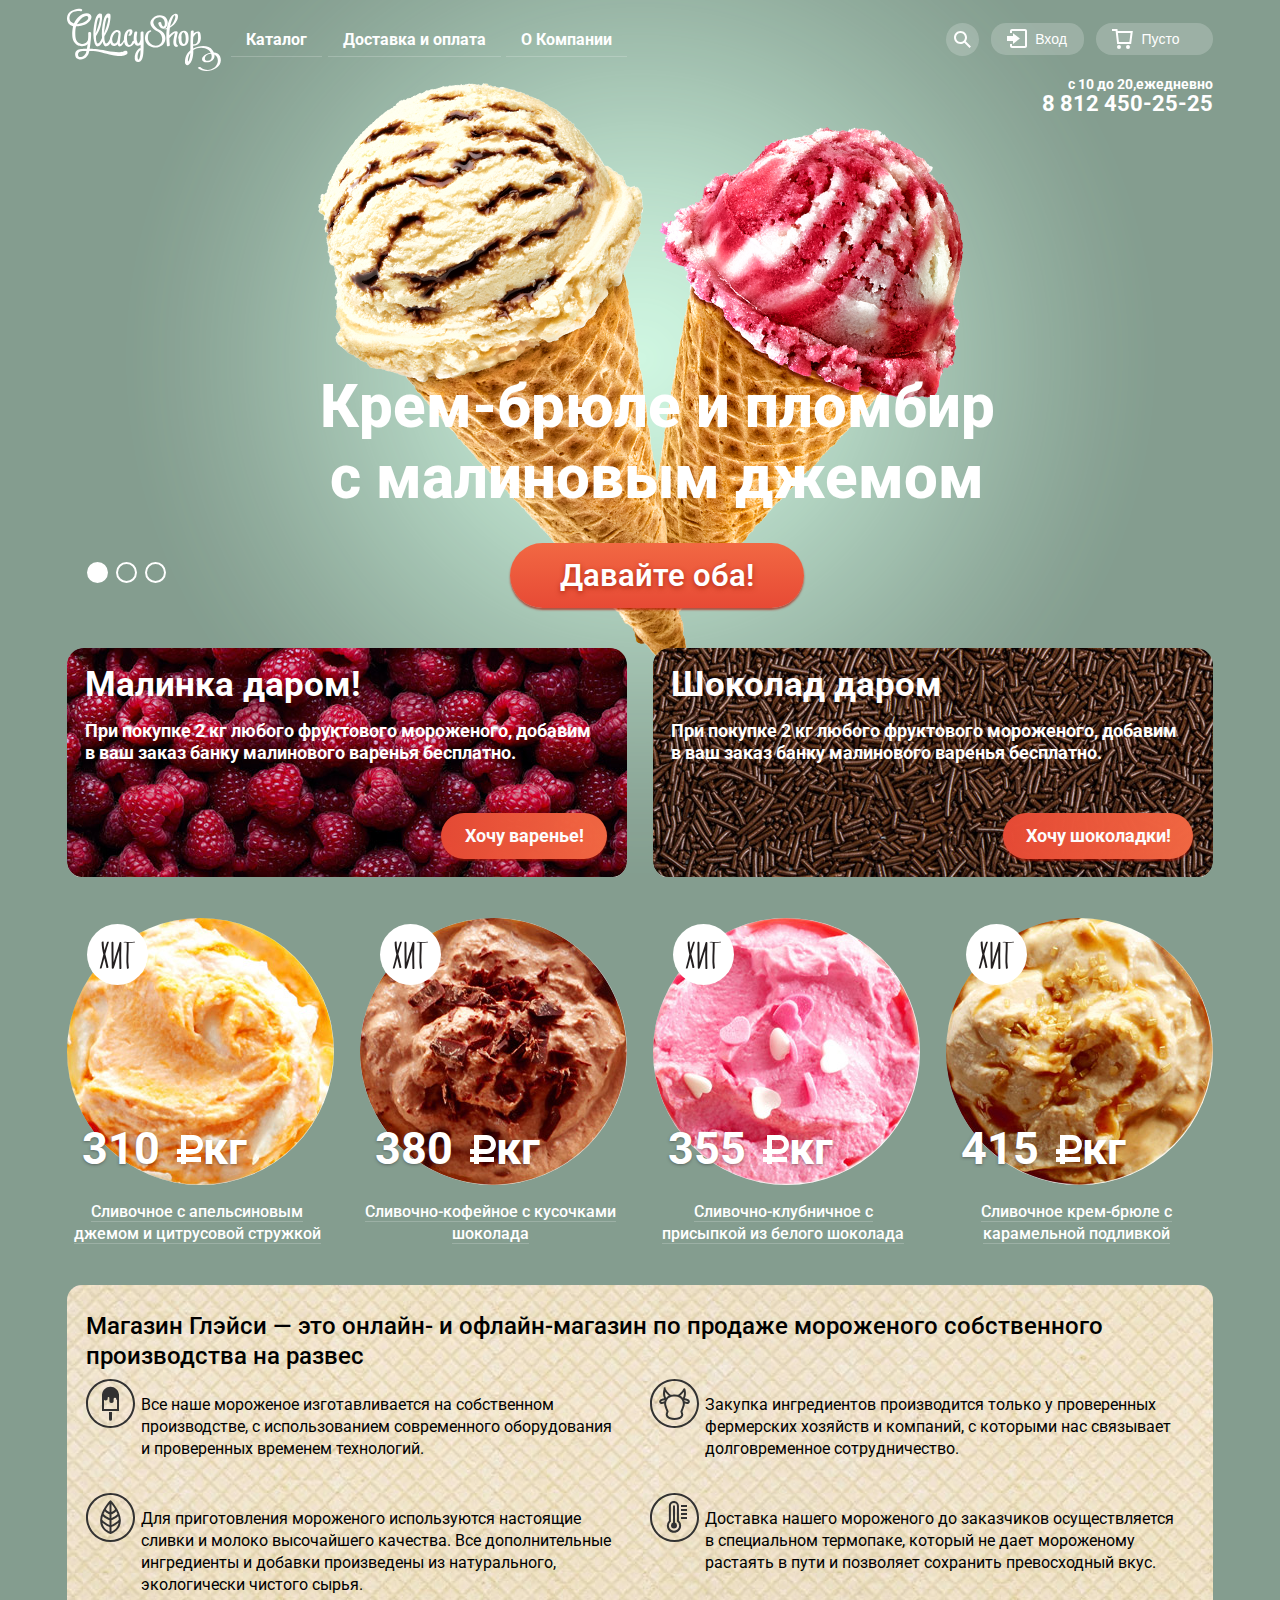
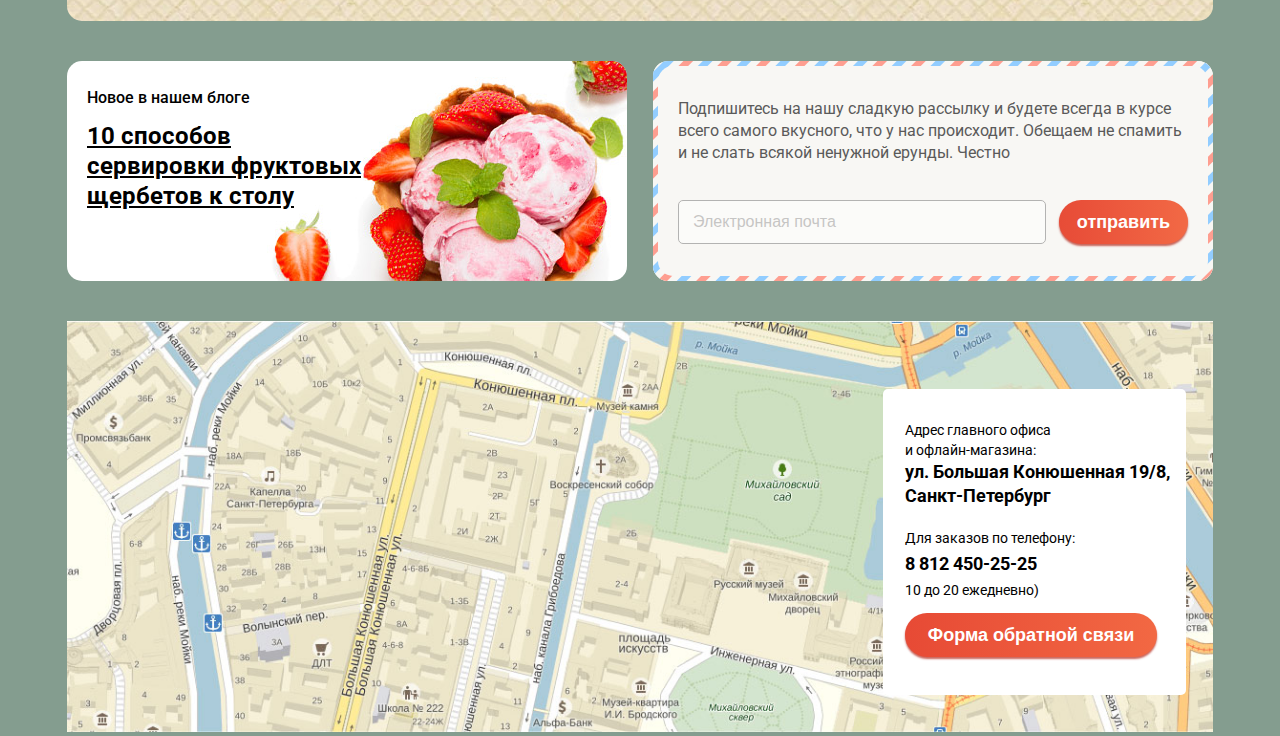
<file: index.html>
<!DOCTYPE html>
<html lang="ru">
<head>
	<meta charset="UTF-8">
	<title>Gllacy</title>
	<link href="https://fonts.googleapis.com/css?family=Roboto:400,500,700&amp;subset=cyrillic" rel="stylesheet">
	<link rel="stylesheet" href="css/style.css">
</head>
<body>

   <input type="radio" id="btn-1" name="toggle" checked>
    <input type="radio" id="btn-2" name="toggle">
    <input type="radio" id="btn-3" name="toggle">
    <div class="site-wrapper"> 
  <header class="main-header">   
<div class="header-container">
  <nav class="main-navigation">
  <div class="header-navigator">
      <a href="#" class="main-header-logo">
        <img src="img/Logo.svg" alt="Логотип">
      </a>
  		<ul class="site-navigation">
  			<li class="site-item">
  				<a class="catalog" href="catalog.html">Каталог</a>
  			</li>
  			 <li>
  				<a  class="delivery" href="delivery.html">Доставка и оплата</a>
  			</li>
  			 <li>
  				<a  class="company" href="company.html">О Компании</a>
  			</li>
  		</ul>
  	</div>
    	<div class="sch-log__bask">

  		<div class="main-search">
  		<button class="search-button" aria-label="open search">
      <svg version="1.1" xmlns="http://www.w3.org/2000/svg" xmlns:xlink="http://www.w3.org/1999/xlink" x="0px" y="0px" width="17px"
   height="17px" viewBox="0 0 17 17" >
  <path fill="#FFFFFF" d="M16.958,15.527L11.75,10.32C12.533,9.247,13,7.93,13,6.5C13,2.91,10.09,0,6.5,0S0,2.91,0,6.5
    S2.91,13,6.5,13c1.438,0,2.763-0.473,3.839-1.263l5.205,5.204L16.958,15.527z M6.5,11C4.019,11,2,8.981,2,6.5S4.019,2,6.5,2
    S11,4.019,11,6.5S8.981,11,6.5,11z"/>
  </path>
</svg>   
  		</button>

  		</div>
  		<div class="main-login">
  			<button class="main-login_button" type="button">
<svg version="1.1" id="Layer_1" xmlns="http://www.w3.org/2000/svg" xmlns:xlink="http://www.w3.org/1999/xlink" x="0px" y="0px"
   width="21px" height="19px" viewBox="0 0 21 19"> 

  <polygon fill="#FFFFFF" points="6,14.875 12.917,9.5 6,4.125 6,7.042 -0.042,7.042 -0.042,11.959 6,11.959"/>
  <path 
  fill="#FFFFFF" d="M18,0H5C3.9,0,3,0.9,3,2v2h2V2h13v15H5v-2H3v2c0,1.1,0.9,2,2,2h13c1.1,0,2-0.9,2-2V2C20,0.9,19.1,0,18,0z"></path>
</svg>
Вход
  			</button>
  		</div>
      <div class="basket">
  			<button class="button-basket">
          <!-- <span class="img-basket"></span> -->
        Пусто
      </button>
      </div>
      <section class="search-pop-up">
        <form class="search-form" action="https://echo.htmlacademy.ru" method="post">
          <p>
          <label class="visually-hidden" for="user-search">поиск</label>
          <input type="search" id="user-search" name="search" placeholder="что ищем?">
          </p>
        </form>
      </section>
  	</div>
  </nav>
</div>
  <p class="info">
      c 10 до 20,ежедневно<br>
      <span class="info-number">8 812 450-25-25</span>
    </p>

</header>
 
  <main class="container">
 
      <div class="content-wrapper">
        <div class="slider">
          <div class="slide" id="slide1">
            <div class="slide-title">Крем-брюле и пломбир с малиновым джемом</div>
            <a class="slide-btn" href="#">Давайте оба!</a>
          </div>
          <div class="slide" id="slide2">
            <div class="slide-title">Шоколадный пломбир и лимонный сорбет</div>
            <a class="slide-btn" href="#">Давайте оба!</a>
          </div>
          <div class="slide" id="slide3">
            <div class="slide-title">Пломбир с помадкой и клубничный щербет</div>
            <a class="slide-btn" href="#">Давайте оба!</a>
          </div>
          <div class="slider-controls">
            <label for="btn-1"></label>
            <label for="btn-2"></label>
            <label for="btn-3"></label>
          </div>
        </div>
      </div>
  		</section>
  		<section class="free">
  			<div class="free-raspberries">
  				<h2 class="raspberries-headline">
  					Малинка даром!
  				</h2>
  				<p class="raspberries-paragraph">При покупке 2 кг любого фруктового мороженого, добавим в ваш заказ банку малинового варенья бесплатно.
  				</p>
          <p class="raspberries-button"> 
  				<a   href="#">
  					Хочу варенье!
  				</a>
          </p>
  			</div>
  			<div class="free-chocolate">
  				<h2 class="chocolate-headline">
  					Шоколад даром
  				</h2>
  				<p class="chocolate-paragraph">При покупке 2 кг любого фруктового мороженого, добавим в ваш заказ банку малинового варенья бесплатно.
  				</p>
          <p class="chocolate-button">
  				<a href="#">
  				Хочу шоколадки!
  				</a>
          </p>
  			</div>
  	</section>
  	<section class="hit-icecream">
  		<h2 class="visually-hidden">hit ice-cream</h2>
  		<ul class="hit-list">
  			<li class="hit-item">
        <span class="hit-img"></span>
        
  				<img class="hit-icecream-img" src="img/one.jpg" alt="морожено">
  				<p class="hit-content">
  					310<span class="hit-content-img"></span><span class="kg">кг</span>
  				</p>
  				<p class="hit-content-paragragh">
  					<a href="#">Сливочное с апельсиновым джемом и цитрусовой стружкой</a>
  				</p>
  			</li>
  			<li class="hit-item">
          <span class="hit-img"></span>

  				<img src="img/two.jpg" class="hit-icecream-img" alt="морожено">
  				<p class="hit-content">
  					380<span class="hit-content-img"></span><span class="kg">кг</span>
  				</p>
  				<p class="hit-content-paragragh">
  					<a href="#"> Сливочно-кофейное с кусочками шоколада</a>
  				</p>
       
  			</li>
  			<li class="hit-item">
            <span class="hit-img"></span>
  				<img src="img/three.jpg" class="hit-icecream-img" alt="морожено">
  				<p class="hit-content">
  					355<span class="hit-content-img"></span><span class="kg">кг</span>
  				</p>
  				<p class="hit-content-paragragh" >
  					<a href="#">Сливочно-клубничное с присыпкой из белого шоколада</a>
  				</p>
        
  			</li>
  			<li class="hit-item">
         <span class="hit-img"></span>
           <img src="img/four.jpg" class="hit-icecream-img" alt="морожено">
  				<p class="hit-content">
  					415<span class="hit-content-img"></span><span class="kg">кг</span>
  				</p>
  				<p class="hit-content-paragragh">
  					<a href="#">Сливочное крем-брюле с карамельной подливкой</a>
  				</p>
        			</li>
  		</ul>
  	</section>
  	<section class="about-shop">
      <p class="shop-gllacy"> Магазин Глэйси — это онлайн- и офлайн-магазин по продаже мороженого собственного производства на развес</p>
  		<h2 class="visually-hidden"> about shop</h2>
  		<ul class="shop-info">
  			<li class="info-item ">
            <div class="info-one"></div>
  				<p> Все наше мороженое изготавливается на собственном производстве, с использованием современного оборудования и проверенных временем технологий.</p>
  			</li>
        <li class="info-item info-right ">
        <div class="info-three"></div>
          <p>Закупка ингредиентов  производится только у проверенных фермерских хозяйств и компаний, с которыми нас связывает долговременное сотрудничество.</p>
        </li>

  		<li class="info-item ">
        <div class="info-two"></div>
  				<p > 
						Для приготовления мороженого используются настоящие сливки и молоко высочайшего качества. Все дополнительные ингредиенты и добавки произведены из натурального, экологически чистого сырья. </p>
  			</li>
  		  		<li class="info-item info-right">
        <div class="info-four"></div>
  				<p> Доставка нашего мороженого до заказчиков осуществляется в специальном термопаке, который не дает мороженому растаять в пути и позволяет сохранить превосходный вкус.</p>

  			</li> 		
  		</ul>
  	</section>
  	<section class="news_email">
  		<h2 class="visually-hidden"> news and email</h2>
  		<article class="news">
  			<p class="pre-news"> Новое в нашем блоге</p>
  			<h3> <a href="#">10 способов сервировки
						фруктовых щербетов к столу</a>
				</h3>
  		</article>
  		<div class="email">
        <div class="email-block">
  			<p class="email-info">
  				Подпишитесь на нашу сладкую рассылку и будете всегда в курсе всего самого вкусного, что у нас происходит. Обещаем не спамить и не слать всякой ненужной ерунды. Честно 
  			</p>		
  				 <form class="email-mailing" action="https://echo.htmlacademy.ru" method="post">
  				 	<p>
  					<label  class="visually-hidden" for="user-mailing"> рассылка</label>
  					<input type="email" name="mailing" id="user-mailing" placeholder="Электронная почта">
						</p>
						<button class="button button-email"> отправить</button>
  				</form>
        </div>  
  		</div>
  	</section>
    <section class="maps-call">
      <div class="maps">
        <img src="img/maps.jpg" width="100%" alt="карта">
      </div>
      <div class="callback">
        <p class="callback-location">
          Адрес главного офиса<br>
          и офлайн-магазина:<br>
          <strong>ул. Большая Конюшенная 19/8,<br> Санкт-Петербург</strong>
        </p>
        <p class="callback-contacts">
          Для заказов по телефону:<br>
        <strong>8 812 450-25-25</strong><br>
           10 до 20 ежедневно)
        </p>
        <button class="call-btn">
          Форма обратной связи
        </button>
      </div>
    </section>
</main>
 
<section class=" modal modal-login">
       <p class="button-close-popup"></p> 
         <form class="login-form" action="https://echo.htmlacademy.ru" method="post">
            <p>
                <label class="visually-hidden" for="user-login">Логин</label>
                <input class="login-icon-user" id="user-login" type="text" name="login" placeholder="Логин">
            </p>
            <p>
                <label class="visually-hidden" for="user-password">Пароль</label>
                <input class="login-icon-password" id="user-password" type="password" name="password" placeholder="Пароль">
            </p>
            <p class="login-help">

                <label class="login-button">

                  <button class="entrance">Войти</button>
                </label>
               <label >
                <a href="#" сlass="forgot-password">Забыли пароль?</a>
                <a href="#" class="new-registration">Новая регистрация</a></label>
            </p>    
                  
        </form>
      </section>
      <section class="popap-main_menu">
        <h3 class="hedline-popap_catalog">
        Новинки
        </h3>
        <span class="decoration"></span>
        <ul class="popap-catalog">
          <li>
            <a href="#">Сливочное</a>
          </li>
           <li>
            <a href="#">Щербеты</a>
          </li>
           <li>
            <a href="#">Фруктовый лед</a>
          </li>
           <li>
            <a  class="melorin"href="#">Мелорин</a>
          </li>
        </ul>
      </section>
      <section class="modal-feedback">
        <h2> Мы обязательно вам ответим!</h2>
        <form class="feedback-form" action ="
        https://echo.htmlacademy.ru" method="post">
        <p>
          <label class="visually-hidden" for="user-name">Имя</label>
          <input type="text" id="user-name" name="name" placeholder="Как вас зовут">
        </p>
        <p>
          <label class="visually-hidden" for="user-email" >Маил</label>
          <input type="email" id="user-email" name="email" placeholder="Ваша почта для отправки">
        </p>
        <p>
          <label class="visually-hidden" for="user-message">сообщение пользователей</label>
          <textarea class="massage-user" type="text" id="user-message" placeholder="Напиши что-нибудь..." name="massage"></textarea> 
        </p>
        <p class="btn-feedback">
        <button type="submit" class="button-form-feedback">Отправить</button>
        </p>
        </form>
        <button class="close-modal"></button>
      </section>
      <div class="modal-overlay "></div>




     <script src="js/popup.js"></script>
     <script src="js/map-popup.js"></script>
</body>
</html
</file>
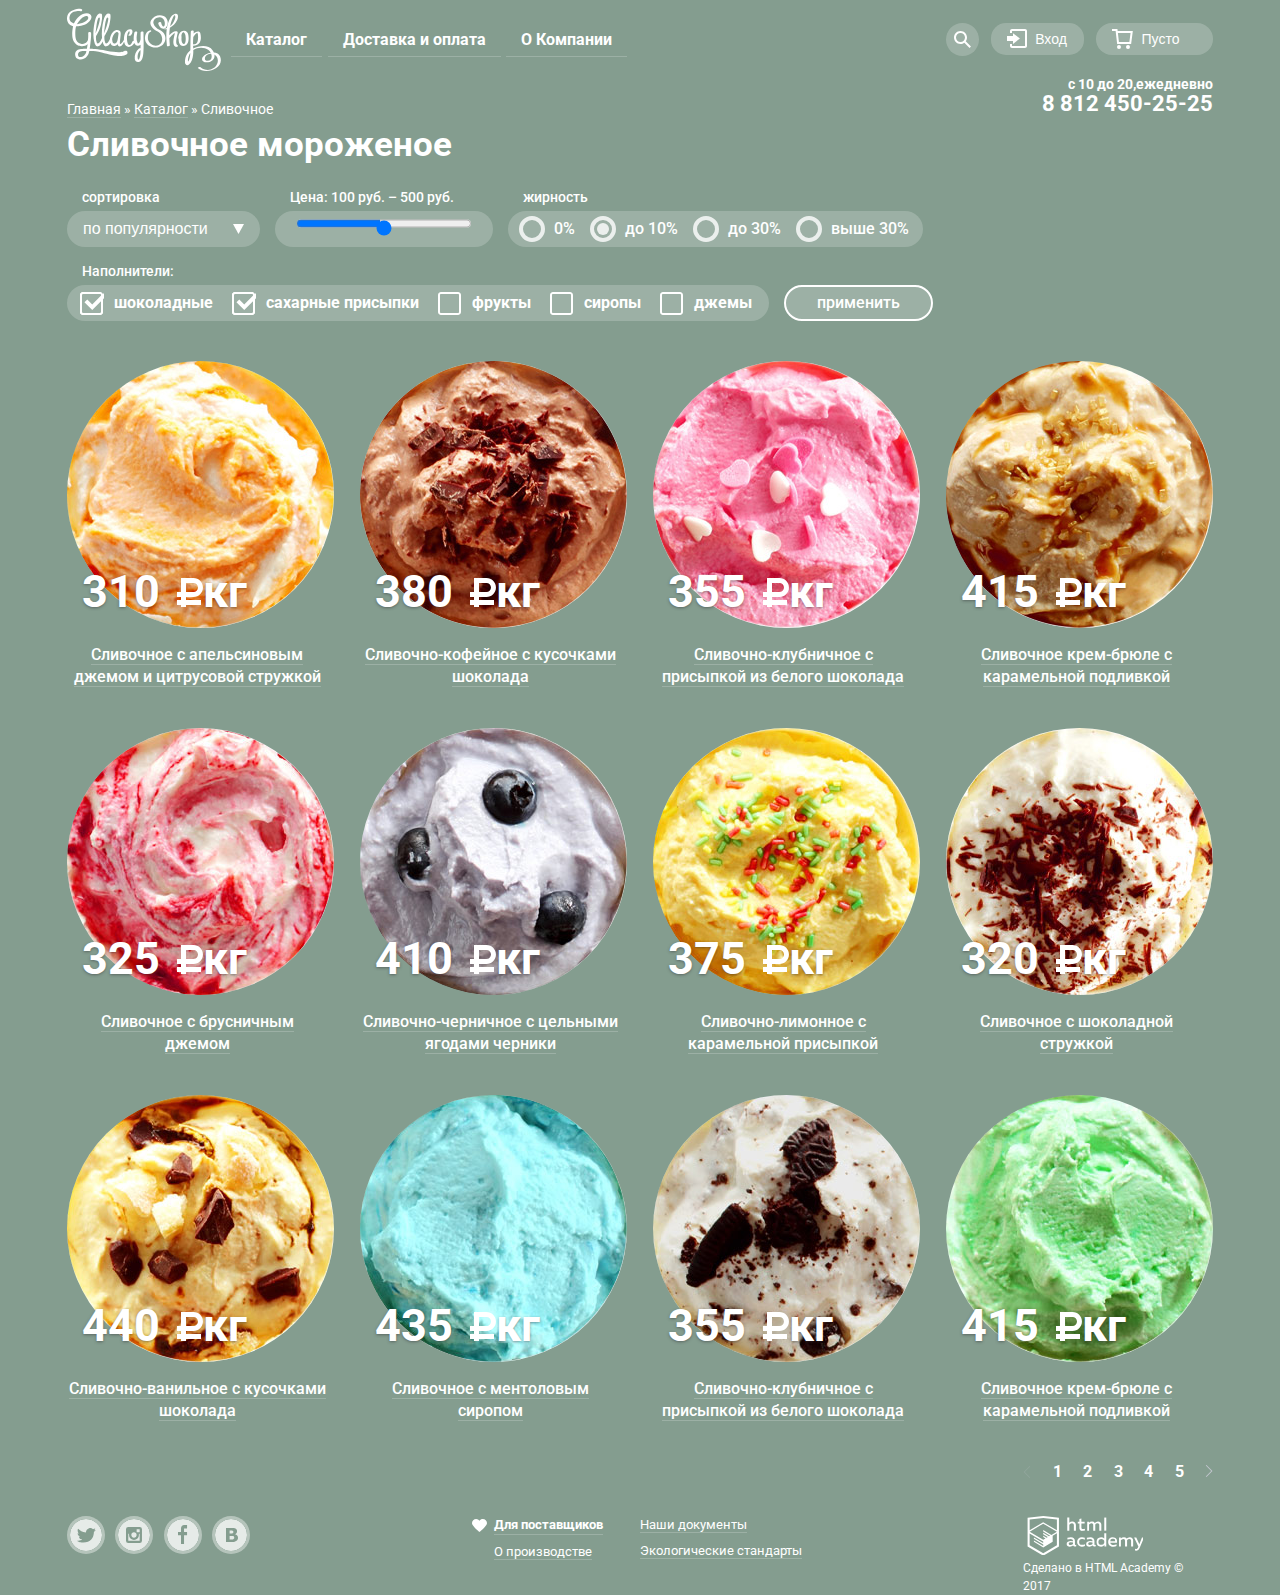
<file: catalog.html>
<!DOCTYPE html>
<html lang="en">
<head>
  <meta charset="UTF-8">
  <title>Document</title>
  <link href="https://fonts.googleapis.com/css?family=Roboto:400,500,700&amp;subset=cyrillic" rel="stylesheet">
  <link rel="stylesheet" href="css/style.css">
</head>
<body>
<header class="main-header">   
<div class="header-container">
  <nav class="main-navigation">
  <div class="header-navigator">
      <a href="index.html" class="main-header-logo">
        <img src="img/Logo.svg" alt="Логотип">
      </a>
      <ul class="site-navigation">
        <li class="site-item">
          <a class="catalog" href="catalog.html">Каталог</a>
        </li>
         <li>
          <a  class="delivery" href="delivery.html">Доставка и оплата</a>
        </li>
         <li>
          <a  class="company" href="company.html">О Компании</a>
        </li>
      </ul>
    </div>
      <div class="sch-log__bask">

      <div class="main-search">
      <button class="search-button" aria-label="open search">
      <svg version="1.1" xmlns="http://www.w3.org/2000/svg" xmlns:xlink="http://www.w3.org/1999/xlink" x="0px" y="0px" width="17px"
   height="17px" viewBox="0 0 17 17" >
  <path fill="#FFFFFF" d="M16.958,15.527L11.75,10.32C12.533,9.247,13,7.93,13,6.5C13,2.91,10.09,0,6.5,0S0,2.91,0,6.5
    S2.91,13,6.5,13c1.438,0,2.763-0.473,3.839-1.263l5.205,5.204L16.958,15.527z M6.5,11C4.019,11,2,8.981,2,6.5S4.019,2,6.5,2
    S11,4.019,11,6.5S8.981,11,6.5,11z"/>
  </path>
</svg>   
      </button>

      </div>
      <div class="main-login">
        <button class="main-login_button" type="button">
<svg version="1.1" id="Layer_1" xmlns="http://www.w3.org/2000/svg" xmlns:xlink="http://www.w3.org/1999/xlink" x="0px" y="0px"
   width="21px" height="19px" viewBox="0 0 21 19"> 

  <polygon fill="#FFFFFF" points="6,14.875 12.917,9.5 6,4.125 6,7.042 -0.042,7.042 -0.042,11.959 6,11.959"/>
  <path 
  fill="#FFFFFF" d="M18,0H5C3.9,0,3,0.9,3,2v2h2V2h13v15H5v-2H3v2c0,1.1,0.9,2,2,2h13c1.1,0,2-0.9,2-2V2C20,0.9,19.1,0,18,0z"></path>
</svg>
Вход
        </button>
      </div>
      <div class="basket">
        <button class="button-basket">
          <!-- <span class="img-basket"></span> -->
        Пусто
      </button>
      </div>
      <section class="search-pop-up">
        <form class="search-form" action="https://echo.htmlacademy.ru" method="post">
          <p>
          <label class="visually-hidden" for="user-search">поиск</label>
          <input type="search" id="user-search" name="search" placeholder="что ищем?">
          </p>
        </form>
      </section>
    </div>
  </nav>
</div>
  <p class="info">
      c 10 до 20,ежедневно<br>
      <span class="info-number">8 812 450-25-25</span>
    </p>

</header>
 
  	<main class="container">
  		<section class="catalog-info">
  			<p class="catalog-contents"><span>Главная</span>  »  <span>Каталог</span>  »  Сливочное</p>
  			<h1 class="catalog-headline">Сливочное мороженое</h1>
        </section>
       <section class="filters">
  			<form class="filter-catalog" action="https://echo.htmlacademy.ru" method="get">
            
      <h2 class="visually-hidden">
          фильтр товаров
        </h2>      
        <div class="сatalog-sorting"> 
          <span class="before-filters">сортировка</span>
          <label for="sorting-user" class="visually-hidden">сортировка</label>
            <input type="button"  id="sorting-user"  value="по популярности">
            <span class="icon-user"><svg version="1.1" id="Layer_1" xmlns="http://www.w3.org/2000/svg" xmlns:xlink="http://www.w3.org/1999/xlink" x="0px" y="0px"
   width="11px" height="10px" viewBox="0 0 11 10" enable-background="new 0 0 11 10" xml:space="preserve">
<polyline fill="#fff" points="5.5,10 0,0 11,0 "/>
</svg></span> 

  			 <!-- <span>Сортировка:</span>
  			 <details>
  			 	<summary class="sorting" >
  			 		по популярности
  			 	</summary>
  			 	<ul class="sorting-item">
  			 		<li>
  			 			по популярности
  			 		</li>
  			 		<li>
  			 			сначала недорогие
  			 		</li>
  			 		<li>
  			 			сначала дорогие
  			 		</li>
  			 		<li>
  			 			по жирности
  			 		</li>
  			 	</ul>
  			 </details> -->
       </div>
       <div class="catalog-price">
  			 <span class="before-filters">Цена: 100 руб. – 500 руб.</span>
         <p>
  			   <label for="filter-price" class="visually-hidden"></label>
  			 	<input class="filter-input-range" type="range" name="price" id="filter-price">
      </p>
      </div>
      <div class="catalog-fatness">
  			<span class="before-filters">жирность</span>
  			<ul class="menu-fatness">
  				<li class="filter-fatness">
  					<input class="visually-hidden filter-input  filter-radio
            filter-checkbox
            " type="radio" name="fatness-group" id="filter-fatness-zero" value="zero"   >
  					<label for="filter-fatness-zero"> 0%</label>
  					<li class="filter-fatness">
  					<input class="visually-hidden filter-input  filter-radio filter-checkbox" type="radio" name="fatness-group" id="filter-fatness-ten" value="ten" checked>
  					<label for="filter-fatness-ten">до 10%</label>
  					<li class="filter-fatness">
  					<input class="visually-hidden filter-input 
            filter-radio  
             filter-checkbox" type="radio" name="fatness-group" id="filter-fatness-thirty" value="thirty" >
  					<label for="filter-fatness-thirty" >до 30%</label>
  					<li class="filter-fatness">
  					<input class="visually-hidden filter-input  
            filter-radio  filter-checkbox" type="radio" name="fatness-group" id="filter-fatness-over_thirty" value="over_thirty" >
  					<label for="filter-fatness-over_thirty"> выше 30%</label>
  				</li>
  			</ul>
        </div> 			
          <span class="before-filters "> Наполнители:</span>
          <div class="catalog-filler"> 
  			<ul class="menu-fillers">
  				<li class="filter-fillers">
  					<input class="visually-hidden filter-input filter-input-checkbox" type="checkbox" name="chocolate" id="filter-chocolate" checked>
  					<label for="filter-chocolate">шоколадные</label>
  				</li>
  				<li class="filter-fillers">
  					<input class="visually-hidden filter-input filter-input-checkbox" type="checkbox" name="sugar" id="filter-sugar" checked>
  					<label for="filter-sugar">сахарные присыпки</label>
  				</li>
  				<li class="filter-fillers">
  					<input class="visually-hidden filter-input filter-input-checkbox" type="checkbox" name="fruits" id="filter-fruits">
  					<label for="filter-fruits"> фрукты</label>
  				</li>
  				<li class="filter-fillers">
  					<input class="visually-hidden filter-input filter-input-checkbox" type="checkbox" name="syrup" id="filter-syrup">
  					<label for="filter-syrup">сиропы</label>
  				</li>
  					<li class="filter-fillers">
  					<input class="visually-hidden filter-input filter-input-checkbox" type="checkbox" name="jam" id="filter-jam">
  					<label for="filter-jam">джемы</label>
  				</li>
  			</ul>
  			 <a  class="button-filters" href="#"> применить</a>
         </div>
  			</form>
  		</section>
  		<section class="ice-cream_product">
  			<h2 class="visually-hidden">hit ice-cream</h2>
      <ul class="hit-list">
        <li class="hit-item">
        
        
          <img class="hit-icecream-img" src="img/one.jpg" alt="морожено">
          <p class="hit-content">
            310<span class="hit-content-img"></span><span class="kg">кг</span>
          </p>
          <p class="hit-content-paragragh">
            <a href="#">Сливочное с апельсиновым джемом и цитрусовой стружкой</a>
          </p>
        </li>
        <li class="hit-item">
          

          <img src="img/two.jpg" class="hit-icecream-img" alt="морожено">
          <p class="hit-content">
            380<span class="hit-content-img"></span><span class="kg">кг</span>
          </p>
          <p class="hit-content-paragragh">
            <a href="#"> Сливочно-кофейное с кусочками шоколада</a>
          </p>
       
        </li>
        <li class="hit-item">
            
          <img src="img/three.jpg" class="hit-icecream-img" alt="морожено">
          <p class="hit-content">
            355<span class="hit-content-img"></span><span class="kg">кг</span>
          </p>
          <p class="hit-content-paragragh" >
            <a href="#">Сливочно-клубничное с присыпкой из белого шоколада</a>
          </p>
        
        </li>
        <li class="hit-item">
      
           <img src="img/four.jpg" class="hit-icecream-img" alt="морожено">
          <p class="hit-content">
            415<span class="hit-content-img"></span><span class="kg">кг</span>
          </p>
          <p class="hit-content-paragragh">
            <a href="#">Сливочное крем-брюле с карамельной подливкой</a>
          </p>
              </li>
      </ul>
      <ul class="hit-list">
        <li class="hit-item">
        
        
          <img class="hit-icecream-img" src="img/five.jpg" alt="морожено">
          <p class="hit-content">
            325<span class="hit-content-img"></span><span class="kg">кг</span>
          </p>
          <p class="hit-content-paragragh">
            <a href="#">Сливочное с брусничным джемом</a>
          </p>
        </li>
        <li class="hit-item">
          

          <img src="img/six.jpg" class="hit-icecream-img" alt="морожено">
          <p class="hit-content">
            410<span class="hit-content-img"></span><span class="kg">кг</span>
          </p>
          <p class="hit-content-paragragh">
            <a href="#"> Сливочно-черничное с цельными ягодами черники</a>
          </p>
       
        </li>
        <li class="hit-item">
            
          <img src="img/seven.jpg" class="hit-icecream-img" alt="морожено">
          <p class="hit-content">
            375<span class="hit-content-img"></span><span class="kg">кг</span>
          </p>
          <p class="hit-content-paragragh" >
            <a href="#">Сливочно-лимонное с карамельной присыпкой</a>
          </p>
        
        </li>
        <li class="hit-item">
      
           <img src="img/eight.jpg" class="hit-icecream-img" alt="морожено">
          <p class="hit-content">
            320<span class="hit-content-img"></span><span class="kg">кг</span>
          </p>
          <p class="hit-content-paragragh">
            <a href="#">Сливочное с шоколадной стружкой</a>
          </p>
              </li>
      </ul>
      <ul class="hit-list">
        <li class="hit-item">
        
        
          <img class="hit-icecream-img" src="img/nine.jpg" alt="морожено">
          <p class="hit-content">
            440<span class="hit-content-img"></span><span class="kg">кг</span>
          </p>
          <p class="hit-content-paragragh">
            <a href="#">Сливочно-ванильное с кусочками шоколада</a>
          </p>
        </li>
        <li class="hit-item">
          

          <img src="img/ten.jpg" class="hit-icecream-img" alt="морожено">
          <p class="hit-content">
            435<span class="hit-content-img"></span><span class="kg">кг</span>
          </p>
          <p class="hit-content-paragragh">
            <a href="#"> Сливочноe с ментоловым сиропом</a>
          </p>
       
        </li>
        <li class="hit-item">
            
          <img src="img/eleven.jpg" class="hit-icecream-img" alt="морожено">
          <p class="hit-content">
            355<span class="hit-content-img"></span><span class="kg">кг</span>
          </p>
          <p class="hit-content-paragragh" >
            <a href="#">Сливочно-клубничное с присыпкой из белого шоколада</a>
          </p>
        
        </li>
        <li class="hit-item">
      
           <img src="img/twelve.jpg" class="hit-icecream-img" alt="морожено">
          <p class="hit-content">
            415<span class="hit-content-img"></span><span class="kg">кг</span>
          </p>
          <p class="hit-content-paragragh">
            <a href="#">Сливочное крем-брюле с карамельной подливкой</a>
          </p>
              </li>
      </ul>

        <div class="paginator-page">
         
            <ul class="list-page">
              <li> <a href="#">
                <img src="svg/icon-right-smaqll.svg" alt="">
              </a></li>
              
                <a href="#">1</a>
              </li>
              <li>
                <a href="#">2</a>
              </li>
              <li>
                <a href="#">3</a>
              </li>
              <li>
                <a href="#">4</a>
              </li>
              <li>
                <a href="#">5</a>
              </li>
              <li> <a href="#">
                <img src="svg/icon-right-smaqll.svg" alt="">
              </a></li>
            </ul>
        </div>
  		</section>
  	</main>
<footer class="main-footer">
  <div class="footer-social">
            <ul class="footer-social" >
                <li>
                    <a class="social-button-tw" href="#" aria-label="twitter"></a>
                </li>
                <li>
                    <a class="social-button-inst" href="#" aria-label="instagram"></a>
                </li>
                <li>
                    <a class="social-button-fb" href="#" aria-label="facebook"></a>
                </li>
                 <li>
                    <a class="social-button-vk" href="#" aria-label="vk"></a>
                </li>
            </ul>
        </div>
        <div class="info-user">
          <ul class="footer-info">
            <li class="footer-item">
              <span class="img-heart"></span>
              <a class="suppliers" href="#">Для поставщиков</a>
            </li>
              <li>
                <a class="production" href="#">О производстве</a>
            </li>
          </ul>
          <ul>
            <li class="documents">
              <a href="#">Наши документы</a>
            </li>
            <li>
              
              <a href="#">Экологические стандарты</a>
            </li>
          </ul>
        </div>
        <div class="footer-copyright">
        <p class="html-academy">
            <a class="button"  href="https://htmlacademy.ru"> 
             <img src="svg/htmlacademy.svg" width="120" height="39" alt=""></a>
        </p>
        <p class="end">Сделано в <span>HTML Academy © 2017</span></p>
        </div>
</footer>
</body>
</html>
</file>
<file: css/style.css>
*{
	margin: 0;
	padding: 0;
}

body {
		font-family: "Roboto", Arial, sans-serif;
	font-size: 16px;
	font-weight: 700;

	background-color: #849d8f;

}
ul {
list-style: none;
margin: 0;
padding: 0;
}
p {
	margin: 0;
	padding: 0;
}
button {
	margin: 0;
	padding: 0;
}
a {
  text-decoration: none;
}

h1,h2,h3, h4 {
margin: 0;
padding: 0;
}
input[type=radio] {
	display: none;
	 }

.main-header
{
	padding-top: 8px;

}

.header-container {
	display: flex;
	  width: 1146px;
  margin: 0 auto;
  padding: 0 27px;
justify-content: space-between;


}

.main-navigation {
	width: 1146px;
	display: flex;
	justify-content: space-between;
}

.header-navigator {
	display: flex;
	width: 560px;	
		z-index: 2;
}

.site-navigation {	
	
	display: flex;
	justify-content: space-between;
	width: 396px;
	list-style: none;
  margin-top: 22px;
  margin-left: 10px;
	
}
.site-navigation a {

	padding:  7px 15px;
	font-size: 16px;
	line-height: 18px;
	font-weight: 700;
	color: #fff;
	position: relative;
	border-bottom: 1px solid rgba(255, 255,255, 0.2);
}

.site-navigation a:hover,
.site-navigation a:focus {
background-color: #fff;
color: #000;
padding: 7px 15px;
border-radius: 20px;
}


.sch-log__bask {
width: 267px;
display: flex;
justify-content: space-between;
	z-index: 2;
}

.main-search svg
 {
	display: block;
  margin: 0 auto;
}

.search-button {
	padding: 8px;
border-radius: 50%;
border: none;

	background-color: rgba(255, 255, 255, 0.2);

}

.search-button:hover,
.search-button:focus  {
	background-color: #fff;
}

.search-pop-up {
width: 342px;
background-color: #f8f7f4;
position: absolute;
box-shadow: 0 20px 20px 0 rgba(0, 0, 0, 0.4);
border-radius: 6px;
right: 335px;
top: 60px;
display: none;
}
.modal-show {
	display: block;
}
.search-form input {
	width: 310px;
	display: block;
	padding: 10px 15px;
	margin: 20px 15px 20px 15px;
	border: 1px solid #999999;
	border-radius: 5px;
	
}



.main-login  {
position: relative;
}

.search-button:hover path,
.search-button:focus path,
.main-login_button:hover path,
.main-login_button:focus path,
.main-login_button:hover polygon,
.main-login_button:focus polygon
 {
	fill: #000;
}

.main-login_button {
	display: inline-block;
border-radius: 15px 15px 15px 15px;
border: none;
padding: 8px 17px 8px 44px;
	background-color: rgba(255, 255, 255, 0.2);
	
}

.main-login_button  {
	width: 100%;
	display: block;
	color: #fff;
	font-weight: 500;
	font-size: 14px;
	line-height: 16px;
	}

.main-login svg {
position: absolute;
left: 16px;
top: 21px;
}

.main-login_button:hover,
.main-login_button:focus {
background-color: #fff;
color: #000;
}
.button-basket
 {
	display: block;
	width: 117px;
	border: none;
	border-radius: 18px 18px 18px 18px;
	color: #fff;
	padding: 8px 33px 8px 45px;
	font-size: 14px;
	line-height: 16px;
	font-weight: 500;
	background-color: rgba(255, 255, 255, 0.2);	

	background-image: url(../svg/basket.svg);
	background-position: left 16px center; 
	background-repeat: no-repeat;
	background-size: 21px 20px;

}

.button-basket:hover,
.button-basket:focus {
background-image: url(../svg/basket-red.svg);
background-color: #fff;
color: #000;

}

.main-login_button,
.search-button,
.button-basket {
margin-top: 15px;
}

.visually-hidden {
position: absolute;
clip: rect(0 0 0 0);
width: 1px;
height: 1px;
margin: -1px;
}


.info {
	width: 1146px;
	 padding: 0 27px;
	 margin: 0 auto;
	 display: flex;
	 flex-direction: column;
	 align-items: flex-end;

	 color: #fff;
	 font-size: 14px;
	 line-height: 16px;
}
.info-number {
	font-size: 22px;
	line-height: 24px;
}
.container {
 width: 1146px;
  margin: 0 auto;
  padding: 0 27px;
  }
.site-wrapper {
  min-width: 1140px;
  min-height: 100vh;

  background-repeat: no-repeat;
  background-position: top center;

  transition: background-image 0.5s ease, background-color 0.5s ease;
}

/* Псевдоэлементы с изображениями нужны только для предзагрузки картинок, чтобы они уже были в кеше в момент переключения слайдов и сразу отображались */

.site-wrapper::before,
.site-wrapper::after {
  content: "";

  visibility: hidden;
}

.site-wrapper::before {
  background-image: url("../img/icescreamtwo.png");
}

.site-wrapper::after {
  background-image: url("../img/icescreamthree.png");
}

.content-wrapper {
  width: 1140px;
  margin: 0 auto;
  padding: 0 20px;
}

.slider {
  position: relative;

  padding-top: 255px;

  text-align: center;
  color: #ffffff;
}

.slide {
  display: none;
}

.slide-title {
  width: 700px;
  margin: 0 auto;
  margin-bottom: 30px;

  font-weight: 800;
  font-size: 60px;
}

.slide-btn {
  display: inline-block;
  padding: 12px 50px;

  font-weight: 600;
  font-size: 31px;
  line-height: 41px;
  vertical-align: top;
  color: #ffffff;
  text-decoration: none;
  text-shadow: 0 2px 5px rgba(160, 32, 11, 0.76);

  background: #f26843;
  background:    -moz-linear-gradient(top, #f26843 0%, #e74a35 100%);
  background: -webkit-linear-gradient(top, #f26843 0%, #e74a35 100%);
  background:         linear-gradient(to bottom, #f26843 0%, #e74a35 100%);
  border-radius: 100px;
  box-shadow: 0 2px 2px rgba(172, 16, 0, 0.64);
}

.slide-btn:hover {
  background:    -moz-linear-gradient(top, #f58669 0%, #ec6f5e 100%);
  background: -webkit-linear-gradient(top, #f58669 0%, #ec6f5e 100%);
  background:         linear-gradient(to bottom, #f58669 0%, #ec6f5e 100%);
  box-shadow: 0 2px 2px rgba(172, 16, 0, 1);
}

.slide-btn:active {
  background:    -moz-linear-gradient(top, #d84732 0%, #e1613e 100%);
  background: -webkit-linear-gradient(top, #d84732 0%, #e1613e 100%);
  background:         linear-gradient(to bottom, #d84732 0%, #e1613e 100%);
  box-shadow: inset 0 2px 2px rgba(172, 16, 0, 1);
}

.slider-controls {
  position: absolute;
  bottom: 25px;
  left: 0;
  z-index: 5;

  font-size: 0;
}

.slider-controls label {
  display: inline-block;
  width: 17px;
  height: 17px;
  margin-right: 8px;

  vertical-align: top;

  background-color: transparent;
  border: 2px solid #ffffff;
  border-radius: 50%;
  cursor: pointer;
}

#btn-1:checked ~ .site-wrapper #slide1,
#btn-2:checked ~ .site-wrapper #slide2,
#btn-3:checked ~ .site-wrapper #slide3 {
  display: block;
}

#btn-1:checked ~ .site-wrapper {
  background-color: #849d8f;
  background-image: url("../img/iceq.png");
}

#btn-2:checked ~ .site-wrapper {
  background-color: #8996a6;
  background-image: url("../img/icescreamtwo.png");
}

#btn-3:checked ~ .site-wrapper {
  background-color: #9d8b84;
  background-image: url("../img/icescreamthree.png");
}

#btn-1:checked ~ .site-wrapper label[for="btn-1"],
#btn-2:checked ~ .site-wrapper label[for="btn-2"],
#btn-3:checked ~ .site-wrapper label[for="btn-3"] {
  background-color: #ffffff;
}
/*.two-ice-cream {
	margin: 0 auto;
	
}
.menu-two-ice-cream {
position: absolute;
z-index: 1;
top: 0;
left: 157px;
}

.ice-cream-headline {
padding-left: 240px;
	z-index: 2;
	position: relative;
	padding-top: 273px;
	width: 670px;

	font-size: 60px;
	line-height: 60.35px;
	text-align: center;
	color: #fff;

}

.button-ice {
	margin-top: 26px;
	width: 280px;
	min-height: 65px;

	color: #fff;
	font-size: 32px;
	font-weight: 700;
	border-radius: 40px;
	border: none;
	background-image: linear-gradient( 90deg, rgb(231,74,53) 0%, rgb(242,104,67) 100%);
  box-shadow: 0px 2px 2px 0px rgba(172, 16, 0, 0.64);
}*/

/*.button-ice-text {
  color: rgb(255, 255, 255);
  text-shadow: 0px 2px 5px rgba(160, 32, 11, 0.76);
   transform: matrix( 1.04013375779322,0,0,1.04013375779322,0,0);
}*/
/*<!-- усовершенствовать код-->*/
.free {
	margin-top: 40px;
	display: flex;	
	justify-content: 	space-between;
	z-index: 2;
}

.free-raspberries {
  background-image: url(../img/margaritka.jpg);
  background-position: 0 0;
  background-repeat: 	no-repeat;
  width: 542px;	
  height: 230px;
  padding-left: 18px;	
  border-radius: 17px;
  z-index: 2;
  color: #fff;
}


.raspberries-headline {
	margin-top: 16px;
	font-size: 	35px;
	line-height: 41px;
	padding-right: 28px;
}

.raspberries-paragraph {
	margin-top: 15px;
	font-size: 18px;	
	line-height: 	22px;
	padding-right: 28px;
}

.raspberries-button {
display: flex;
justify-content: flex-end;
margin-right: 20px;

}
.raspberries-button a {
		text-align: center;
	width: 166px;	
	color: #fff;
	font-size: 18px;
	line-height: 46px;
	border-radius: 40px;
	 margin-top: 49px;
	  opacity: 0.988;
  box-shadow: 0px 2px 2px 0px rgba(172, 16, 0, 0.64);
 background-image: linear-gradient( 90deg, rgb(231,74,53) 0%, rgb(242,104,67) 100%);
}


 .free-chocolate {
background-image: url(../img/chocolate.jpg);
  background-position: 0 0;
  background-repeat: 	no-repeat;
  width: 542px;	
  padding-left: 18px;	
  border-radius: 17px;
  z-index: 2;
  color: #fff;
 }

 .chocolate-headline {
 	margin-top: 16px;
	font-size: 	35px;
	line-height: 41px;
	padding-right: 28px;
 }
 .chocolate-paragraph {
	margin-top: 15px;
	font-size: 18px;	
	line-height: 	22px;
	padding-right: 28px;
 }
  
 .chocolate-button {
 	display: flex;
justify-content: flex-end;
margin-right: 20px;
 }
 .chocolate-button a {
 	text-align: center;
	width: 190px;	
	font-size: 18px;
	line-height: 46px;
	border-radius: 40px;
	color: #fff;
	margin-top: 49px;
	opacity: 0.988;
  box-shadow: 0px 2px 2px 0px rgba(172, 16, 0, 0.64);
 background-image: linear-gradient( 90deg, rgb(231,74,53) 0%, rgb(242,104,67) 100%);
}
 
 .hit-list {
 	display: flex;
 	justify-content: space-between;
 	margin-top: 40px;
 	margin-bottom: 40px;
 }

 .hit-item {
 	position: relative;
 	width: 267px;

 }

 .hit-item:hover:before {
 	content: "";
 	position: absolute;
	width: 293px;
	min-height: 406px;
	top: -6px;
	left: -12px;
	background-color: rgba(255,255,255,0.2);
	z-index: -1;  

 }
 .hit-item:hover:after {
 	width: 200px;
 	
 }

.hit-img {
	background: url(../img/hit.svg);
	 background-repeat: no-repeat;
	 position: absolute;
	 width: 64px;
	 height: 64px;
	
	 z-index: 2;
	 left: 20px;
	 top: 6px;
}


 .hit-icecream-img  {
 	border-radius: 100%;

 }

.hit-content {
	font-size: 45px;
	line-height: 45px;
	position: absolute;
	left: 0;
	top: 208px;
	color: #fff;
	text-shadow: 0px 1px 3px rgba(49, 50, 53, 0.5);
	font-weight: bold;
	margin-left: 15px;
}
.hit-content-img {
	display: inline-block;
	background-image: url(../img/pricem.svg);
	width: 28px;
	height: 31px;
	 text-shadow: 0px 1px 3px rgba(49, 50, 53, 0.5);
	 margin-left: 15px;
}

.hit-content-paragragh {
margin-top: 12px;
font-weight: 500;
line-height: 22px;
text-align: center;
width: 260px;
}

.hit-content-paragragh a {
	color: #fff;
	border-bottom: 1px solid rgba(255, 255,255, 0.2);
}


.about-shop {
margin-top: 38px;
min-height: 307px;
background-image: url("../img/sloy.jpg");
background-position: 0 0;
background-repeat: repeat;
border-radius:  15px;
padding-left: 19px; 
}

.shop-gllacy {
	padding-top: 26px;
	font-size: 24px;
	line-height: 30px;
	font-weight: 500;

}

.shop-info {
	font-size: 16px;
	font-weight: 400;
	line-height: 22px;
	display: flex;
	flex-wrap: wrap;
}

.info-item {
	width: 540px;
	display: flex;
	margin-bottom: 25px;
	
}
.info-one {
background-image: url(../svg/ice-cream.svg);
background-repeat: no-repeat;
background-position: left top;
width: 49px; 
height: 49px;
margin-top: 8px;

}
.info-item p {
width: 478px;
padding-left: 6px;
margin-top: 23px;
}

.info-three  {
	background-image: url(../svg/cow.svg);
background-repeat: no-repeat;
background-position: left top;
width: 49px; 
height: 49px;
margin-top: 8px;
margin-left: 24px;
justify-content: flex-end;
}

.info-two {
background-image: url(../svg/eco.svg);
background-repeat: no-repeat;
background-position: left top;
width: 49px; 
height: 49px;
margin-top: 8px;
}

.info-right {
	width: 564px;
}

.info-four {
background-image: url(../svg/thermometer.svg);
background-repeat: no-repeat;
background-position: left top;
width: 49px; 
height: 49px;
margin-top: 8px;
margin-left: 24px;
}

.news_email {
	margin-top: 40px;
	display: flex;
	justify-content: space-between;

}

.news {
	background-image: url(../img/oboi.jpg);
	background-repeat: no-repeat;
	background-position: 0 0;
	width: 540px;
	min-height: 194px;
	padding-left: 20px;
	padding-top: 26px;
	border-radius: 15px 15px 15px 15px;	
}

.pre-news {
	line-height: 22px;
	font-weight: 500;
	margin-bottom: 12px;
}

.news h3 {
font-size: 24px;
line-height: 30px;
font-weight: 700;
width: 281px;
}

.news a {
	text-decoration: underline;
	color: #000;
}

.email {
background-image: url(../svg/fon.svg) ;
background-position: 0 0;
background-repeat: no-repeat;
width: 560px;

}

.email-block {
background-color: #f8f7f4;
width: 550px;
height: 210px;
margin: auto;
margin-top: 5px;
border-radius: 15px;
}

.email-info {
	line-height: 22px;
	font-weight: 400;
	margin:  0 20px 0 20px;
	color: #5a5a5a;
	padding-top: 32px;
}

.email-mailing {
	padding-top: 36px;
	width: 510px;
	display: flex;
	justify-content: space-between;
	margin: 0 auto;
}
		 
#user-mailing {
width: 368px;
height: 44px;
border-style: solid;
  border-width: 1px;
  border-radius: 5px;
  background-color: rgb(255, 255, 255);
  opacity: 0.52;
  box-sizing: border-box;
  padding-left: 	14px;
}
 #user-mailing::placeholder {
font-size: 16px;
color: #999999;
 }

.button-email {
	text-align: center;
	width: 129px;	
	border: none;
	border-radius: 40px;
	color: #fff;
	opacity: 0.988;
	font-size: 18px;
	line-height: 24px;
	font-weight: 700;
  box-shadow: 0px 2px 2px 0px rgba(172, 16, 0, 0.64);
background-image: linear-gradient( 90deg, rgb(231,74,53) 0%, rgb(242,104,67) 100%);
}

.maps-call {
	margin-top: 40px;
	position: relative;
}

.callback {
	width: 303px;	
	min-height: 306px;
	background: #fff;
	border-radius: 5px;

	position: absolute;
	right: 27px;
	top: 68px;


}
.callback-location {
	padding-top: 31px;	
	padding-left: 22px;		
	font-size: 14px;	
	line-height: 	20px;
	font-weight: 400;	

}
.callback-location strong {
	font-size: 18px;
	line-height: 24px;
}

.callback-contacts {
font-size: 14px;	
	line-height: 	20px;
	font-weight: 400;	
	padding-left: 22px;
	padding-top: 20px;
	padding-bottom: 13px;
}

.callback-contacts strong {
	font-size: 18px;	
	line-height: 32px;
}

.call-btn  {
	margin-left: 22px;
	width: 252px;
	border: none;
	border-radius: 40px;
	font-size: 18px;
	color: #fff;
	font-weight: 700;
	line-height: 44px;
	box-shadow: 0px 2px 2px 0px rgba(172, 16, 0, 0.64);
background-image: linear-gradient( 90deg, rgb(231,74,53) 0%, rgb(242,104,67) 100%);
}



.main-footer {
	
	width: 1146px;
  margin: 0 auto;
  padding: 0 27px;
  margin-top: 35px;
  
  display: flex;
  justify-content: space-between;
}

.footer-social  {
width: 183px;
	display: flex;	
	justify-content: space-between;


}

.social-button-tw  {
	display: block;
	background-image: url(../svg/twitter.svg);
	background-position: 0 0;
	background-repeat: no-repeat;
	width: 32px;
	height: 32px;
	opacity: 0.8;
	border-radius: 50%;
	background-clip: padding-box;
	border: 3px solid rgba(255,255,255, 0.5);
	
}
.social-button-inst  {
	display: block;
	background-image: url(../svg/instagram.svg);
	background-position: center center;
	background-repeat: no-repeat;
	opacity: 0.8;
	width: 32px;
	height: 32px;
	border-radius: 50%;
	background-clip: padding-box;
	border: 3px solid rgba(255,255,255, 0.5);
}
.social-button-fb {
display: block;
	background-image: url(../svg/fb.svg);
	background-position: center center;
	background-repeat: no-repeat;
	opacity: 0.8;
	width: 32px;
	height: 32px;
	border-radius: 50%;
	background-clip: padding-box;
	border: 3px solid rgba(255,255,255, 0.5);
}

.social-button-vk {
	display: block;
	background-image: url(../svg/vk.svg);
	background-position: center center;
	background-repeat: no-repeat;
	opacity: 0.8;
	width: 32px;
	height: 32px;
	border-radius: 50%;
	background-clip: padding-box;
	border: 3px solid rgba(255,255,255, 0.5);
}

.info-user {
width: 330px;

}


.info-user   {
display: flex;
justify-content: space-between;
font-size: 13px;
	line-height: 18px;
	font-weight: 400;

}

.info-user a {
	border-bottom: 1px solid rgba(255, 255, 255, 0.2);
	color: #fff;
}

.suppliers  {
	margin-bottom: 8px;
		font-weight: 700;
		
}
.footer-item {
	display: flex;
}

.img-heart {
	background-image: url(../svg/heart.svg);
	background-repeat: no-repeat;
	background-position: left bottom;
	width: 15px;
	height: 13px;
	margin-right: 7px;
	margin-top: 3px;
}

.production {
	margin-left: 22px;
}

.documents  {
	margin-bottom: 8px;
}

.footer-copyright {
	width: 190px;
}
.html-academy a {
	width: 110px;
}

.end {
	font-size: 12px;
	line-height: 18px;
	font-weight: 400;
	color: #fff;
}

.modal {
 position: fixed;
	color: #000;

	background-color: #f8f7f4;

}
.button-close-popup {
position: absolute;
display: block;
 	right: 9px;
 	top: 7px;
 	width: 18px;
 	height: 18px;
	background-color: transparent;
 	font-size: 0;
 	border: none;
 	cursor: pointer;
 }
.button-close-popup::before,
.button-close-popup::after {
	content: "";
	display: block;
	width: 22px;
	height: 2px;
	background-color: #000;


}


.button-close-popup::before {
	transform: rotate(45deg);
}

.button-close-popup::after {
transform: rotate(-45deg);
}

.modal-login {
	width: 240px;
	padding: 20px;
	background-color: #f8f7f4;
	top: 60px;
	right: 230px;
	border-radius: 6px;
	box-shadow: 0px 20px 20px 0px rgba(0, 0, 0, 0.4);
	z-index: 3;
	display: none;
}

.login-form p {
	margin-bottom: 20px;
}

.login-form input[type="text"],
.login-form input[type="password"] 
{
box-sizing: border-box;
width: 240px;
font-size: 14px;
line-height: 24px;
padding: 10px 14px;
border: 1px solid #d3d3d2;
border-radius: 5px;

}

.login-help  {
	
	display: flex;
	flex-wrap: wrap;
	justify-content: space-between;
}

.login-help p {
	margin: 0;
}
.login-help a {
	display: block;
	font-size: 13px;
color: #323232;
}
.login-help a:nth-child(1) {
border-bottom: 1px solid #adacaa;
width: 102px;
}

.login-help a:nth-child(2)
{
	margin-top: 7px;
	border-bottom: 1px solid #adacaa;
}
.entrance  {
	width: 100px;
	font-size: 18px;
	line-height: 24px;
	font-weight: 700;
	
	text-align: center;
  background-image: linear-gradient( 90deg, rgb(231,74,53) 0%, rgb(242,104,67) 100%);
  box-shadow: 0px 1px 2px 0px rgba(172, 16, 0, 0.004);
 	padding: 10px 0;
 	border-radius: 20px;
}
.login-button a {
	font-size: 18px;
	color: #fff;
}

.popap-main_menu {
	width: 145px;
	background-color: #fff;
	border-radius: 6px;
	 position: absolute;
	 top: 60px;
	 left: 260px;
	 z-index: 3;
	 display: none;
}

.hedline-popap_catalog {
padding: 11px 21px;
font-size: 14px;
line-height: 16px;
font-weight: 700;
}


.popap-main_menu span {
	display: block;
	border-bottom: 1px solid #d1d0ce;
	margin-bottom: 10px;
	margin-left: 7px;
	margin-right: 7px; 
}


.popap-catalog a {
	display: block;
	font-size: 14px;
	line-height: 16px;
	color: #000;
	font-weight: 400;
	padding: 7px 21px;

}

.popap-catalog a:hover {
background-color: #fbded7;
}

.popap-catalog a:active {
background-color: #f6b5a5;

}
.melorin {
	margin-bottom: 5px;
}

.modal-feedback {
	width: 428px;
	background-color: #f8f7f4;
	position: fixed;
	top: 50%;
	left: 50%;
	transform: translate(-50%,-50%);
	padding: 19px 25px 25px 25px;
	z-index: 5;
	box-shadow: 0px 20px 20px 0px rgba(0, 0, 0, 0.4);
	border-radius: 10px;
	display: none;

}
.modal-overlay {
	 position: fixed;
	 top: 0;
	 left: 0;
	 width: 100%;
	 min-height: 100%;
	 background-color: rgba(0,0,0,0.5);
	 z-index: 4;
	 display: none;
}

.modal-feedback h2 {
margin-bottom: 20px;
font-size: 24px;
line-height: 28px;

}
.feedback-form p {
	margin-bottom: 20px;
}

.feedback-form p:nth-child(3) {
		margin-bottom: 25px;
}
.feedback-form p:nth-child(4) 
 {
 	margin: 0;
 }
 #user-name {
 	padding: 10px 15px;
width: 265px;
color: inherit;
font-size: 16px;
line-height: 24px;
font-weight: 400;
box-sizing: border-box;
border: 1px solid #d3d3d2;
border-radius: 5px;
}

#user-email {
padding: 10px 15px;
width: 265px;

font-size: 16px;
line-height: 24px;
font-weight: 400;
box-sizing: border-box;
border: 1px solid #d3d3d2;
border-radius: 5px;
}
.massage-user {

	width: 396px;
	min-height: 134px;
	border: 1px solid #d3d3d2;
font-size: 16px;
line-height: 24px;
font-weight: 400;
	padding: 10px 15px;
	resize: none;
	border-radius: 5px;
font-weight: 400;
font-family: "Roboto", Arial, sans-serif;
color: inherit;
}

.massage-user::placeholder {
	color: #999999;
}

#user-email::placeholder,
#user-name::placeholder {
color: #999999;
}
.btn-feedback {
	display: flex;
	justify-content: flex-end;
}

.button-form-feedback {
	width: 137px;
	min-height: 45px;
	display: block;
	background-image: linear-gradient( 45deg, rgb(231,74,53) 0%, rgb(242,104,67) 100%);

box-shadow: 0px 2px 2px 0px rgba(172, 16, 0, 0.64);
border: none;
border-radius: 25px;
color: #fff;
font-size: 18px;
font-weight: bold;
cursor: pointer;
}

.close-modal {
position: absolute;
 	right: 15px;
 	top: 15px;
 	background-image: url(../svg/Х-big.svg);
 	background-position: 0 0;
 	background-repeat: no-repeat;
 	width: 18px;
 	height: 18px;
 	font-size: 0;
 	border: none;
 	cursor: pointer;
 	background-color: transparent;
}


.catalog-info {
	margin-top: -15px;
}

.catalog-contents {
	font-size: 14px;
	line-height: 16px;
	font-weight: 400;
	color: #fff;
	margin-bottom: 7px;
}

.catalog-contents span {
border-bottom: 1px solid rgba(255, 255,255, 0.2);
}


.catalog-headline {
font-size: 35px;
lighting-color: 41px;
color: #fff;
}

.filters {
	margin-top: 8px;
}

.filter-catalog {
	display: flex;
	width: 879px;
	flex-wrap: wrap;
}
.сatalog-sorting {
	position: relative;
}

.before-filters {
	font-size: 14px;
	line-height: 16px;
	font-weight: 500;
	color: #fff;
	display: block;
	margin-top: 16px;
	margin-bottom: 6px;
	margin-left: 15px;
}

.filter-catalog input[type="button"] {
	padding: 9px 26px 9px 16px;
	width: 193px;
	font-size: 16px;
	line-height: 18px;
	color: #fff;
	font-weight: 500;
	border:none;
	background-color: rgba(255,255,255,0.2);
	border-radius: 20px;
	text-align: left;
}

.icon-user svg {
	display: block;

	position: absolute;

	 top: 51px;
	 right: 16px;
}

.catalog-price {
	margin: 0 15px;
}



.catalog-price p {
	width: 218px;
	min-height: 36px;
	border:none;
	background-color: rgba(255,255,255,0.2);
	border-radius: 20px;

}

.filter-input-range {
	width: 176px;
	margin: 0 21px;
	padding-top: 9px;
}


.menu-fatness {
	width: 415px;
  display: flex;
  border:none;
	background-color: rgba(255,255,255,0.2);
	border-radius: 20px;
	padding: 9px 0;

}

.filter-fatness {
	padding-left: 50px;
	font-size: 16px;
	line-height: 18px;
	font-weight: 500;
	color: #fff;

}
.menu-fatness label {
  position: relative;

  display: block;

  cursor: pointer;
  user-select: none;
}

.filter-fatness:nth-child(1) {
	padding-left: 46px;
}

.filter-radio + label::before { 
content: "";

position: absolute;
left: -35px;
bottom: -4px;

width: 18px;
height: 18px;

border: 4px solid rgba(255,255,255,0.8);
border-radius: 50%;

}
.filter-radio:checked + label::after {
	
	content: "";
	position: absolute;
	left: -28px;
	bottom: 3px;
	width: 12px;
	height: 12px;
	background-color: rgba(255,255,255,0.8);
	border-radius: 50%;
}

.catalog-filler ul {
	display: flex;
	width: 702px;
	background-color: rgba(255,255,255,0.2);
	border-radius: 20px;
	padding: 9px 0;

}

.catalog-filler {
	display: flex;

}

.filter-fillers {
	padding-left: 53px;
	font-size: 16px;
	line-height: 18px;
	color: #fff;
}

.filter-fillers:nth-child(1) {
	padding-left: 47px;
}

.menu-fillers label {
  position: relative;
  display: block;
  cursor: pointer;
  user-select: none;
}

.filter-input-checkbox + label::before {
	content: "";
	position: absolute;
	left: -34px;
	bottom: -3px;
	background-image: url(../svg/checkbox-off.svg);
	background-position: 0 0;
	background-repeat: no-repeat;
	width: 24px;
	height: 23px;
	
}
.filter-input-checkbox:checked  + label::after {
	content: "";
	background-image: url(../svg/checkbox-on.svg);
	position: absolute;
	left: -34px;
	bottom: -3px;
	width: 24px;
	height: 23px;
}

.button-filters  {
	padding: 7px 31px;
	background-color: rgba(255,255,255,0.2);
	width: 83px;
	border: 2px solid #fff;
	border-radius: 20px;
	font-size: 16px;
	line-height: 18px;
	font-weight: 500;
	color: #fff;
	margin-left: 15px;
}

.paginator-page {
	display: flex;
		justify-content: flex-end;
}
.list-page {
	display: flex;
	width: 190px;
	justify-content: flex-end;
	justify-content: space-between;
}

.list-page li:nth-child(1) {
transform: rotate( 180deg);
opacity: 0.2;
}

.list-page a {
	color: #fff;
}
.modal-show {
	display: block;
	animation-name: bounce;
	animation-duration: 0.6s;
}

@keyframes bounce {
  0% {
    transform: translateY(-2000px);
  }

  70% {
    transform: translateY(30px);
  }

  90% {
    transform: translateY(-10px);
  }

  100% {
    transform: translateY(0);
  }
}
.modal-error {
  animation: shake 0.6s;
}

@keyframes shake {
  0%,
  100% {
    transform: translateX(0);
  }

  10%,
  30%,
  50%,
  70%,
  90% {
    transform: translateX(-10px);
  }

  20%,
  40%,
  60%,
  80% {
    transform: translateX(10px);
  }
}
.modal-showq {
	display: block;
}
</file>
